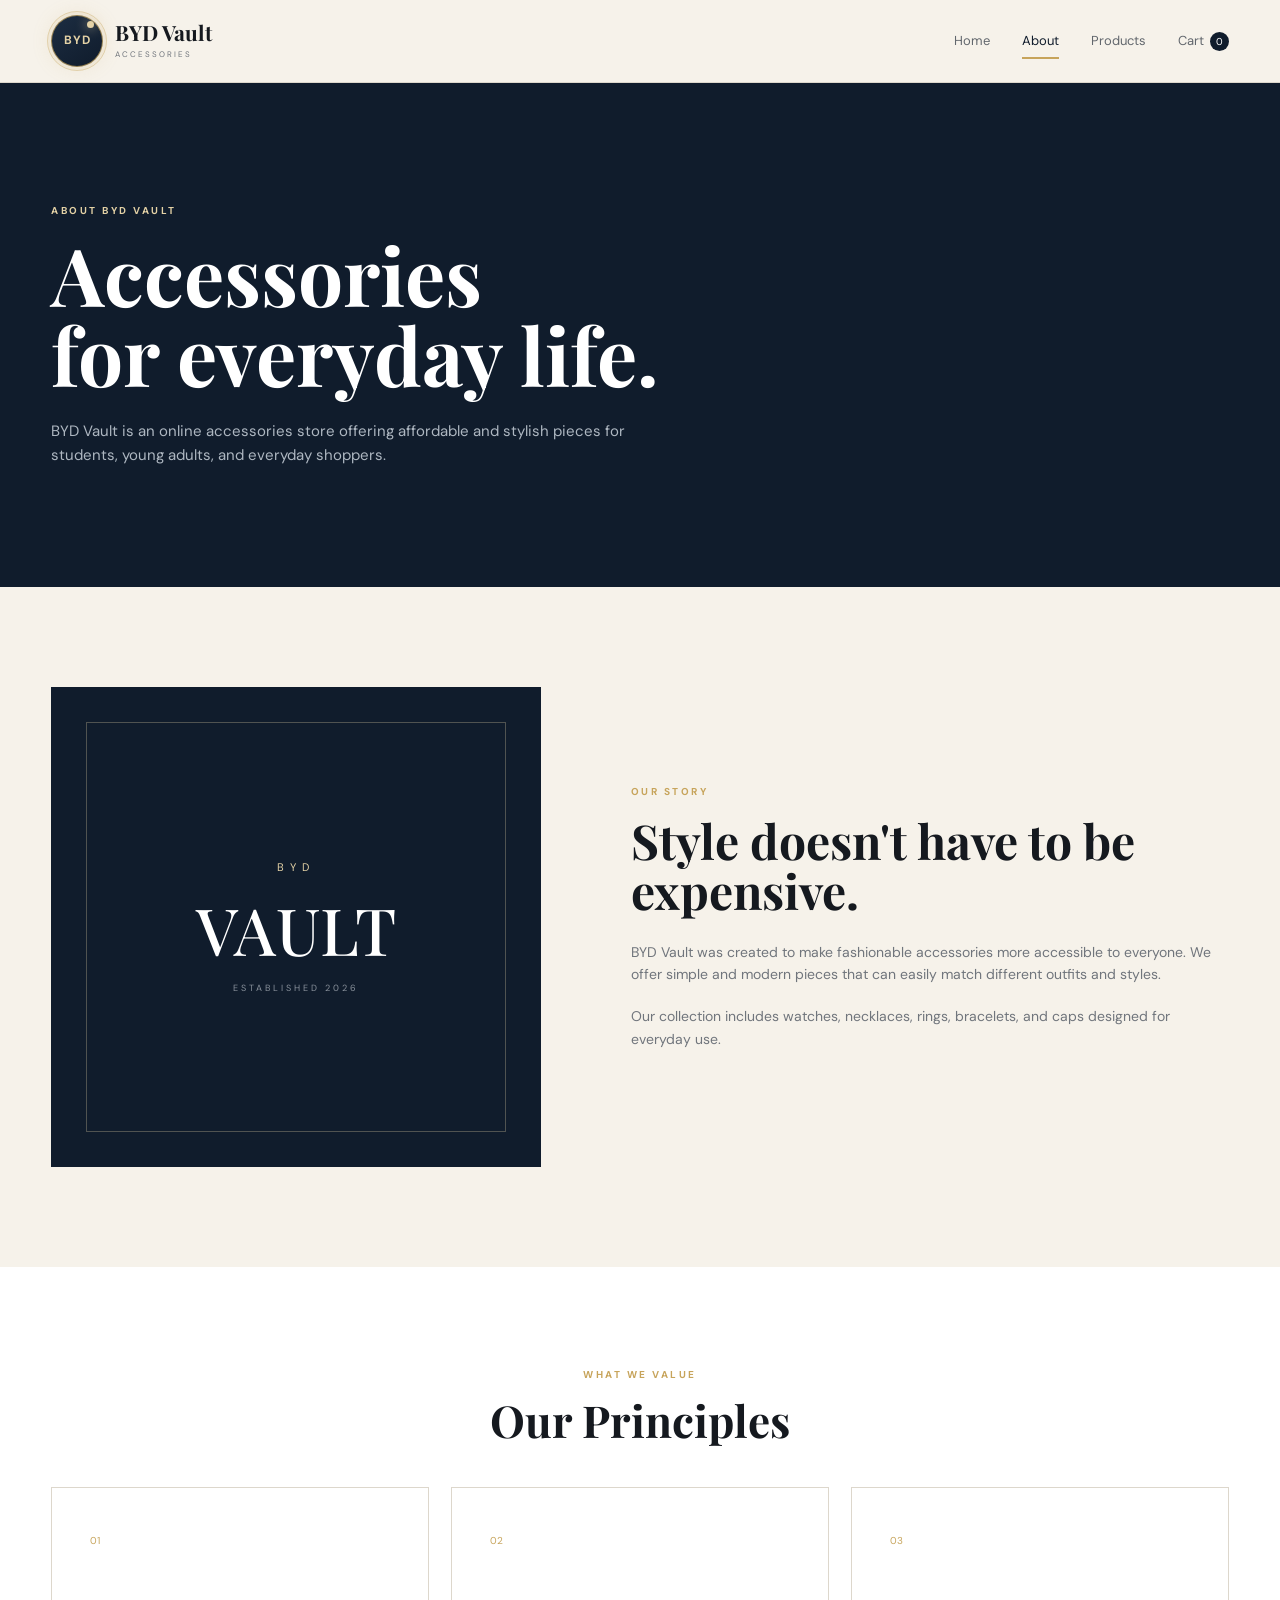
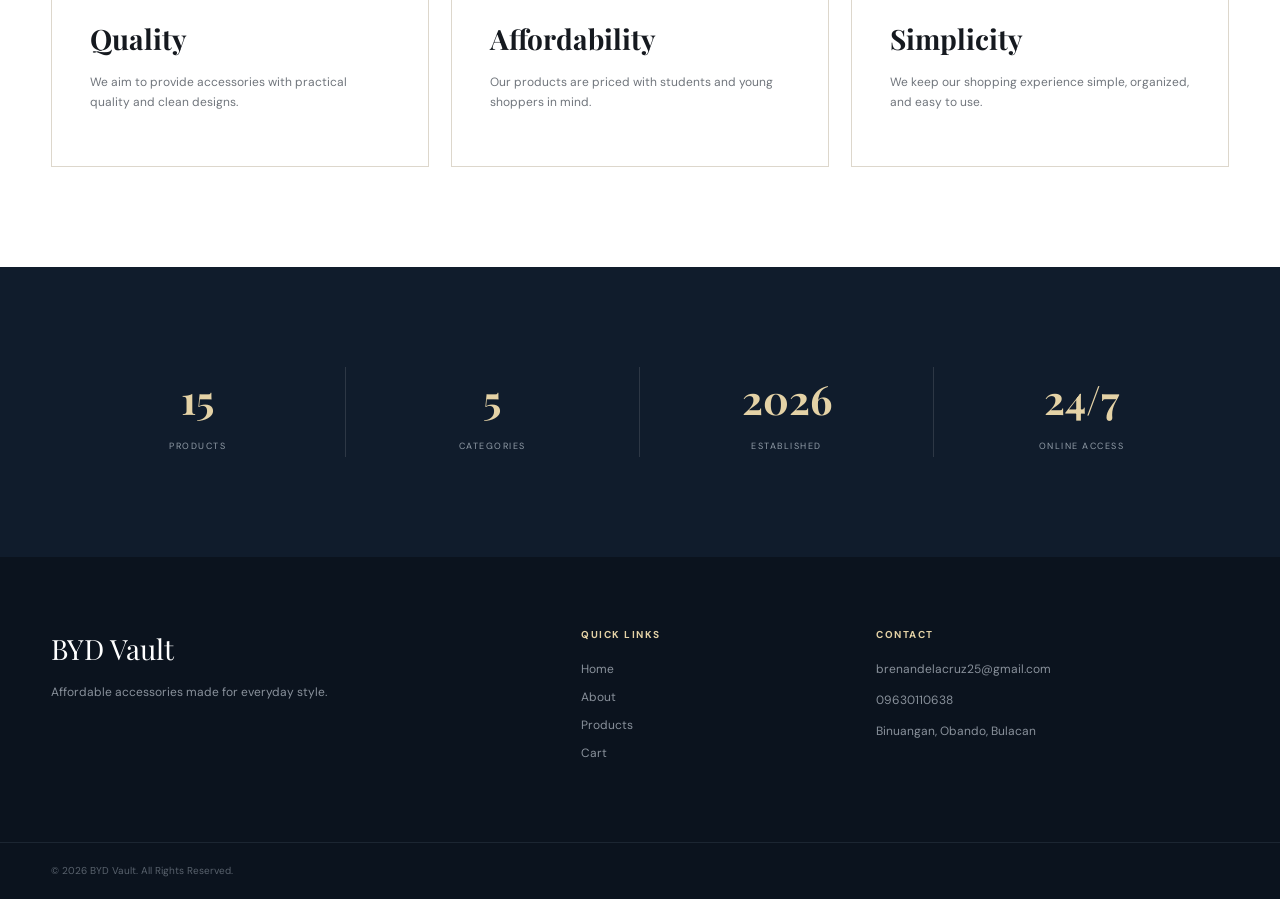
<file: about.html>
<!DOCTYPE html>
<html lang="en">
<head>
    <meta charset="UTF-8">
    <meta name="viewport" content="width=device-width, initial-scale=1.0">
    <title>About | BYD Vault</title>
    <link rel="stylesheet" href="css/style.css">
</head>
<body>

<header class="header">
    <div class="container nav-container">

        <a href="index.html" class="logo">
            <span class="logo-mark">BYD</span>

            <span>
                <strong>BYD Vault</strong>
                <small>ACCESSORIES</small>
            </span>
        </a>

        <nav class="nav">
            <a href="index.html">Home</a>
            <a href="about.html" class="active">About</a>
            <a href="products.html">Products</a>
            <a href="cart.html">
                Cart <span class="cart-count">0</span>
            </a>
        </nav>

    </div>
</header>


<main>

<section class="page-hero">
    <div class="container">

        <p class="eyebrow">ABOUT BYD VAULT</p>

        <h1>Accessories<br>for everyday life.</h1>

        <p>
            BYD Vault is an online accessories store offering
            affordable and stylish pieces for students,
            young adults, and everyday shoppers.
        </p>

    </div>
</section>


<section class="about-section">
    <div class="container about-grid">

        <div class="about-panel">
            <span>BYD</span>
            <strong>VAULT</strong>
            <small>ESTABLISHED 2026</small>
        </div>


        <div class="about-text">

            <p class="eyebrow">OUR STORY</p>

            <h2>Style doesn't have to be expensive.</h2>

            <p>
                BYD Vault was created to make fashionable accessories
                more accessible to everyone. We offer simple and modern
                pieces that can easily match different outfits and styles.
            </p>

            <p>
                Our collection includes watches, necklaces, rings,
                bracelets, and caps designed for everyday use.
            </p>

        </div>

    </div>
</section>


<section class="values-section">
    <div class="container">

        <div class="section-heading centered">
            <div>
                <p class="eyebrow">WHAT WE VALUE</p>
                <h2>Our Principles</h2>
            </div>
        </div>


        <div class="values-grid">

            <div class="value-card">
                <span>01</span>
                <h3>Quality</h3>
                <p>
                    We aim to provide accessories with practical
                    quality and clean designs.
                </p>
            </div>

            <div class="value-card">
                <span>02</span>
                <h3>Affordability</h3>
                <p>
                    Our products are priced with students and
                    young shoppers in mind.
                </p>
            </div>

            <div class="value-card">
                <span>03</span>
                <h3>Simplicity</h3>
                <p>
                    We keep our shopping experience simple,
                    organized, and easy to use.
                </p>
            </div>

        </div>

    </div>
</section>


<section class="stats-section">
    <div class="container stats-grid">

        <div>
            <strong>15</strong>
            <span>PRODUCTS</span>
        </div>

        <div>
            <strong>5</strong>
            <span>CATEGORIES</span>
        </div>

        <div>
            <strong>2026</strong>
            <span>ESTABLISHED</span>
        </div>

        <div>
            <strong>24/7</strong>
            <span>ONLINE ACCESS</span>
        </div>

    </div>
</section>

</main>


<footer class="footer">
    <div class="container footer-grid">

        <div>
            <a href="index.html" class="footer-logo">BYD Vault</a>
            <p>Affordable accessories made for everyday style.</p>
        </div>

        <div>
            <h4>QUICK LINKS</h4>
            <a href="index.html">Home</a>
            <a href="about.html">About</a>
            <a href="products.html">Products</a>
            <a href="cart.html">Cart</a>
        </div>

        <div>
            <h4>CONTACT</h4>
            <p>brenandelacruz25@gmail.com</p>
            <p>09630110638</p>
            <p>Binuangan, Obando, Bulacan</p>
        </div>

    </div>

    <div class="footer-bottom">
        <div class="container">
            <p>© 2026 BYD Vault. All Rights Reserved.</p>
        </div>
    </div>
</footer>

<script src="js/script.js"></script>

</body>
</html>
</file>
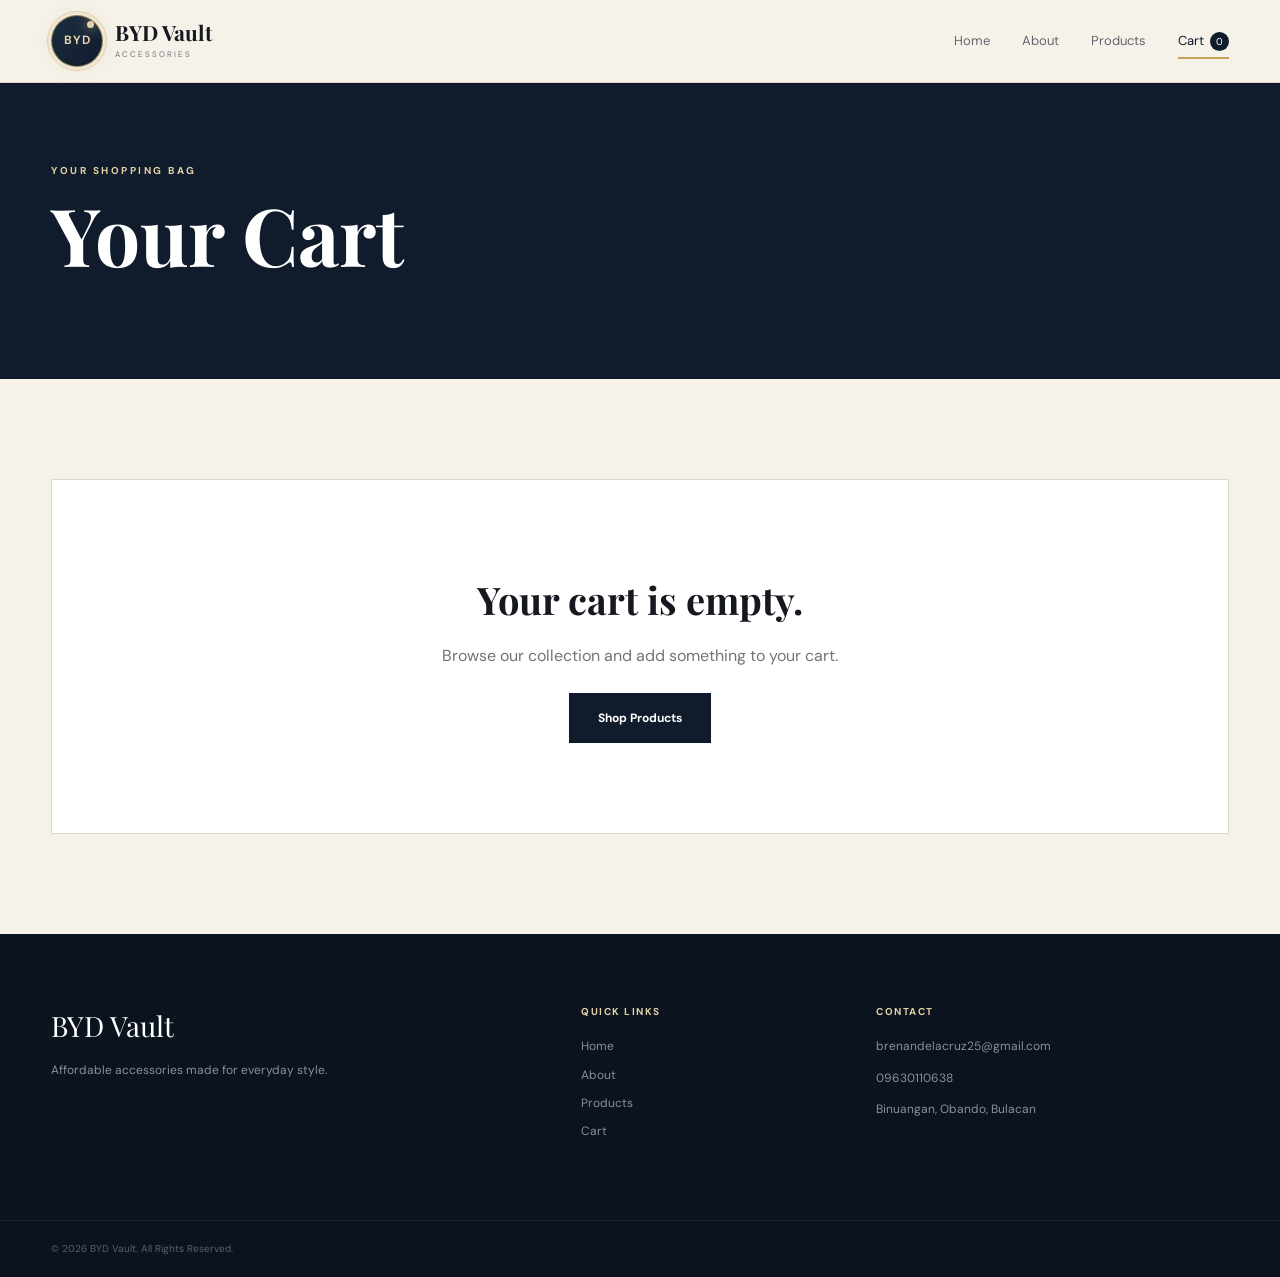
<file: cart.html>
<!DOCTYPE html>
<html lang="en">
<head>
    <meta charset="UTF-8">
    <meta name="viewport" content="width=device-width, initial-scale=1.0">
    <title>Cart | BYD Vault</title>
    <link rel="stylesheet" href="css/style.css">
</head>
<body>

<header class="header">
    <div class="container nav-container">

        <a href="index.html" class="logo">
            <span class="logo-mark">BYD</span>

            <span>
                <strong>BYD Vault</strong>
                <small>ACCESSORIES</small>
            </span>
        </a>

        <nav class="nav">
            <a href="index.html">Home</a>
            <a href="about.html">About</a>
            <a href="products.html">Products</a>
            <a href="cart.html" class="active">
                Cart <span class="cart-count">0</span>
            </a>
        </nav>

    </div>
</header>


<main>

<section class="page-hero small-page-hero">
    <div class="container">

        <p class="eyebrow">YOUR SHOPPING BAG</p>

        <h1>Your Cart</h1>

    </div>
</section>


<section class="cart-section">
    <div class="container">

        <div id="cartContainer"></div>


        <div class="checkout-area" id="checkoutArea">

            <div class="checkout-title">
                <p class="eyebrow">CHECKOUT</p>
                <h2>Complete Your Order</h2>
            </div>


            <form id="checkoutForm" class="checkout-form">

                <div class="form-section">

                    <h3>Customer Information</h3>

                    <div class="form-row">

                        <div class="form-group">
                            <label for="firstName">First Name</label>
                            <input type="text" id="firstName" required>
                        </div>

                        <div class="form-group">
                            <label for="lastName">Last Name</label>
                            <input type="text" id="lastName" required>
                        </div>

                    </div>


                    <div class="form-group">
                        <label for="email">Email Address</label>
                        <input type="email" id="email" required>
                    </div>


                    <div class="form-group">
                        <label for="phone">Contact Number</label>
                        <input type="tel" id="phone" required>
                    </div>


                    <div class="form-group">
                        <label for="address">Complete Address</label>
                        <textarea id="address" rows="4" required></textarea>
                    </div>

                </div>


                <div class="form-section">

                    <h3>Payment Method</h3>

                    <div class="payment-options">

                        <label class="payment-option">
                            <input type="radio"
                                   name="payment"
                                   value="Cash on Delivery"
                                   checked>

                            <span>
                                <strong>Cash on Delivery</strong>
                                <small>Pay when your order arrives.</small>
                            </span>
                        </label>


                        <label class="payment-option">
                            <input type="radio"
                                   name="payment"
                                   value="GCash">

                            <span>
                                <strong>GCash</strong>
                                <small>Pay using your GCash account.</small>
                            </span>
                        </label>


                        <label class="payment-option">
                            <input type="radio"
                                   name="payment"
                                   value="Bank Transfer">

                            <span>
                                <strong>Bank Transfer</strong>
                                <small>Pay through bank transfer.</small>
                            </span>
                        </label>

                    </div>

                </div>


                <button type="submit" class="btn btn-dark checkout-btn">
                    Place Order
                </button>

            </form>

        </div>


        <div class="receipt-area" id="receiptArea"></div>

    </div>
</section>

</main>


<footer class="footer">

    <div class="container footer-grid">

        <div>
            <a href="index.html" class="footer-logo">BYD Vault</a>
            <p>Affordable accessories made for everyday style.</p>
        </div>

        <div>
            <h4>QUICK LINKS</h4>
            <a href="index.html">Home</a>
            <a href="about.html">About</a>
            <a href="products.html">Products</a>
            <a href="cart.html">Cart</a>
        </div>

        <div>
            <h4>CONTACT</h4>
            <p>brenandelacruz25@gmail.com</p>
            <p>09630110638</p>
            <p>Binuangan, Obando, Bulacan</p>
        </div>

    </div>

    <div class="footer-bottom">
        <div class="container">
            <p>© 2026 BYD Vault. All Rights Reserved.</p>
        </div>
    </div>

</footer>


<script src="js/script.js"></script>

</body>
</html>
</file>
<file: css/style.css>
@import url('https://fonts.googleapis.com/css2?family=DM+Sans:wght@400;500;600;700&family=Playfair+Display:wght@500;600;700&display=swap');

:root {
    --navy: #101c2c;
    --navy-light: #1c2d42;
    --gold: #c7a45b;
    --gold-light: #e4d2a6;
    --cream: #f6f2ea;
    --white: #ffffff;
    --text: #15191f;
    --gray: #70757c;
    --light: #ebe7df;
    --border: #ddd7cc;
}

* {
    margin: 0;
    padding: 0;
    box-sizing: border-box;
}

html {
    scroll-behavior: smooth;
}

body {
    font-family: 'DM Sans', sans-serif;
    background: var(--cream);
    color: var(--text);
    line-height: 1.6;
}

a {
    text-decoration: none;
    color: inherit;
}

button,
input,
textarea,
select {
    font-family: inherit;
}

.container {
    width: min(1180px, 92%);
    margin: auto;
}

.header {
    background: rgba(246, 242, 234, 0.96);
    border-bottom: 1px solid var(--border);
    position: sticky;
    top: 0;
    z-index: 1000;
    backdrop-filter: blur(10px);
}

.nav-container {
    min-height: 82px;
    display: flex;
    justify-content: space-between;
    align-items: center;
    gap: 30px;
}

.logo {
    display: flex;
    align-items: center;
    gap: 12px;
    position: relative;
}

.logo-mark {
    width: 52px;
    height: 52px;
    min-width: 52px;
    border-radius: 50%;
    display: grid;
    place-items: center;
    background: linear-gradient(145deg, var(--navy-light), var(--navy));
    color: var(--gold-light);
    font-size: 12px;
    font-weight: 700;
    letter-spacing: 1px;
    position: relative;
    border: 1px solid rgba(199, 164, 91, 0.7);
    box-shadow:
        0 0 0 4px rgba(199, 164, 91, 0.08),
        0 0 20px rgba(199, 164, 91, 0.18);
    transition: 0.4s ease;
    animation: logoFloat 3s ease-in-out infinite;
}

.logo-mark::before {
    content: "";
    position: absolute;
    inset: -5px;
    border-radius: 50%;
    border: 1px solid rgba(199, 164, 91, 0.35);
    animation: logoRing 3s linear infinite;
}

.logo-mark::after {
    content: "";
    position: absolute;
    width: 7px;
    height: 7px;
    border-radius: 50%;
    background: var(--gold-light);
    top: 5px;
    right: 8px;
    box-shadow: 0 0 12px rgba(228, 210, 166, 0.9);
    animation: logoDot 2s ease-in-out infinite;
}

.logo:hover .logo-mark {
    transform: scale(1.08) rotate(8deg);
    box-shadow:
        0 0 0 5px rgba(199, 164, 91, 0.12),
        0 0 30px rgba(199, 164, 91, 0.35);
}

.logo strong {
    display: block;
    font-family: 'Playfair Display', serif;
    font-size: 21px;
    line-height: 1;
}

.logo small {
    display: block;
    font-size: 8px;
    letter-spacing: 2px;
    color: var(--gray);
    margin-top: 5px;
}

@keyframes logoFloat {
    0%, 100% {
        transform: translateY(0);
    }

    50% {
        transform: translateY(-3px);
    }
}

@keyframes logoRing {
    0% {
        transform: rotate(0deg) scale(1);
        opacity: 0.5;
    }

    50% {
        transform: rotate(180deg) scale(1.05);
        opacity: 1;
    }

    100% {
        transform: rotate(360deg) scale(1);
        opacity: 0.5;
    }
}

@keyframes logoDot {
    0%, 100% {
        opacity: 0.4;
        transform: scale(0.8);
    }

    50% {
        opacity: 1;
        transform: scale(1.2);
    }
}

.nav {
    display: flex;
    align-items: center;
    gap: 32px;
}

.nav a {
    font-size: 13px;
    color: #62676d;
    position: relative;
    padding: 8px 0;
    transition: 0.25s ease;
}

.nav a:hover,
.nav a.active {
    color: var(--navy);
}

.nav a.active::after {
    content: "";
    position: absolute;
    bottom: 0;
    left: 0;
    width: 100%;
    height: 2px;
    background: var(--gold);
}

.cart-count {
    background: var(--navy);
    color: var(--white);
    border-radius: 50%;
    min-width: 19px;
    height: 19px;
    display: inline-grid;
    place-items: center;
    font-size: 10px;
    margin-left: 3px;
}

.eyebrow {
    font-size: 10px;
    font-weight: 700;
    letter-spacing: 2.5px;
    color: var(--gold);
    margin-bottom: 15px;
}

.btn {
    min-height: 50px;
    padding: 0 28px;
    display: inline-flex;
    align-items: center;
    justify-content: center;
    font-size: 12px;
    font-weight: 700;
    border: 1px solid transparent;
    transition: 0.25s ease;
}

.btn-dark {
    background: var(--navy);
    color: var(--white);
}

.btn-dark:hover {
    background: var(--navy-light);
}

.btn-gold {
    background: var(--gold);
    color: var(--navy);
}

.btn-gold:hover {
    background: var(--gold-light);
}

.text-link {
    font-size: 12px;
    font-weight: 700;
    border-bottom: 1px solid var(--navy);
    padding-bottom: 4px;
}

.section-heading {
    display: flex;
    justify-content: space-between;
    align-items: end;
    gap: 30px;
    margin-bottom: 45px;
}

.section-heading h2 {
    font-family: 'Playfair Display', serif;
    font-size: 44px;
    line-height: 1;
}

.section-link {
    font-size: 12px;
    font-weight: 700;
    border-bottom: 1px solid var(--navy);
    padding-bottom: 4px;
}

.centered {
    justify-content: center;
    text-align: center;
}

.hero {
    min-height: 690px;
    display: flex;
    align-items: center;
    background: var(--cream);
    border-bottom: 1px solid var(--border);
    position: relative;
    overflow: hidden;
}

.hero::before {
    content: "";
    position: absolute;
    width: 500px;
    height: 500px;
    border-radius: 50%;
    border: 1px solid rgba(199, 164, 91, 0.13);
    top: -220px;
    right: -150px;
    animation: heroOrb 8s ease-in-out infinite;
}

.hero::after {
    content: "";
    position: absolute;
    width: 300px;
    height: 300px;
    border-radius: 50%;
    border: 1px solid rgba(16, 28, 44, 0.08);
    bottom: -150px;
    left: -100px;
    animation: heroOrb 10s ease-in-out infinite reverse;
}

.hero-content {
    display: grid;
    grid-template-columns: 1fr 0.8fr;
    gap: 90px;
    align-items: center;
    position: relative;
    z-index: 2;
}

.hero-text {
    animation: heroText 0.9s ease both;
}

.hero h1 {
    font-family: 'Playfair Display', serif;
    font-size: clamp(55px, 7vw, 90px);
    line-height: 0.98;
    font-weight: 600;
    max-width: 700px;
    margin-bottom: 25px;
}

.hero-text > p:not(.eyebrow) {
    max-width: 520px;
    color: var(--gray);
    font-size: 16px;
    margin-bottom: 32px;
}

.hero-buttons {
    display: flex;
    align-items: center;
    gap: 25px;
}

.hero-design {
    height: 500px;
    background:
        radial-gradient(circle at center, rgba(199, 164, 91, 0.12), transparent 45%),
        var(--navy);
    color: var(--white);
    position: relative;
    overflow: hidden;
    display: flex;
    justify-content: center;
    align-items: center;
    box-shadow: 0 25px 60px rgba(16, 28, 44, 0.18);
    animation: heroCard 1s ease 0.2s both;
}

.hero-design::before {
    content: "";
    position: absolute;
    width: 600px;
    height: 600px;
    border-radius: 50%;
    border: 1px solid rgba(228, 210, 166, 0.08);
    animation: heroRotate 18s linear infinite;
}

.hero-design::after {
    content: "";
    position: absolute;
    width: 12px;
    height: 12px;
    border-radius: 50%;
    background: var(--gold-light);
    box-shadow: 0 0 20px rgba(228, 210, 166, 0.8);
    top: 15%;
    right: 18%;
    animation: floatingDot 4s ease-in-out infinite;
}

.hero-circle {
    width: 360px;
    height: 360px;
    border: 1px solid rgba(228, 210, 166, 0.35);
    border-radius: 50%;
    position: absolute;
    animation: heroCircle 6s ease-in-out infinite;
}

.hero-circle::before {
    content: "";
    position: absolute;
    width: 270px;
    height: 270px;
    border: 1px solid rgba(228, 210, 166, 0.25);
    border-radius: 50%;
    top: 44px;
    left: 44px;
}

.hero-circle::after {
    content: "";
    position: absolute;
    width: 8px;
    height: 8px;
    border-radius: 50%;
    background: var(--gold);
    top: 22px;
    left: 50%;
    box-shadow: 0 0 18px rgba(199, 164, 91, 0.8);
    animation: orbitDot 5s linear infinite;
}

.hero-brand {
    text-align: center;
    position: relative;
    z-index: 3;
    animation: brandAppear 1.2s ease 0.5s both;
}

.hero-brand span {
    font-size: 11px;
    letter-spacing: 5px;
    color: var(--gold-light);
}

.hero-brand h2 {
    font-family: 'Playfair Display', serif;
    font-size: 72px;
    font-weight: 500;
    line-height: 1;
    margin: 12px 0;
}

.hero-brand p {
    font-size: 9px;
    letter-spacing: 4px;
    color: #9fa9b5;
}

.hero-label {
    position: absolute;
    bottom: 25px;
    left: 25px;
    font-size: 8px;
    line-height: 1.5;
    letter-spacing: 2px;
    color: #9fa9b5;
    z-index: 3;
}

@keyframes heroText {
    from {
        opacity: 0;
        transform: translateX(-30px);
    }

    to {
        opacity: 1;
        transform: translateX(0);
    }
}

@keyframes heroCard {
    from {
        opacity: 0;
        transform: translateY(30px) scale(0.97);
    }

    to {
        opacity: 1;
        transform: translateY(0) scale(1);
    }
}

@keyframes brandAppear {
    from {
        opacity: 0;
        transform: scale(0.8);
    }

    to {
        opacity: 1;
        transform: scale(1);
    }
}

@keyframes heroCircle {
    0%, 100% {
        transform: scale(1) rotate(0deg);
    }

    50% {
        transform: scale(1.04) rotate(5deg);
    }
}

@keyframes heroRotate {
    from {
        transform: rotate(0deg);
    }

    to {
        transform: rotate(360deg);
    }
}

@keyframes orbitDot {
    from {
        transform: rotate(0deg) translateX(165px) rotate(0deg);
    }

    to {
        transform: rotate(360deg) translateX(165px) rotate(-360deg);
    }
}

@keyframes floatingDot {
    0%, 100% {
        transform: translateY(0);
        opacity: 0.5;
    }

    50% {
        transform: translateY(25px);
        opacity: 1;
    }
}

@keyframes heroOrb {
    0%, 100% {
        transform: scale(1) translate(0, 0);
    }

    50% {
        transform: scale(1.08) translate(15px, -15px);
    }
}

.categories-section,
.featured-section,
.products-section,
.about-section,
.values-section,
.stats-section,
.cart-section {
    padding: 100px 0;
}

.category-grid {
    display: grid;
    grid-template-columns: repeat(5, 1fr);
    border-top: 1px solid var(--border);
    border-left: 1px solid var(--border);
}

.category-card {
    min-height: 240px;
    padding: 28px;
    border-right: 1px solid var(--border);
    border-bottom: 1px solid var(--border);
    transition: 0.3s ease;
}

.category-card:hover {
    background: var(--navy);
    color: var(--white);
}

.category-card span {
    font-size: 10px;
    color: var(--gold);
}

.category-card h3 {
    font-family: 'Playfair Display', serif;
    font-size: 25px;
    margin-top: 70px;
    margin-bottom: 8px;
}

.category-card p {
    font-size: 11px;
    color: var(--gray);
}

.category-card:hover p {
    color: #b8c0c9;
}

.product-grid {
    display: grid;
    grid-template-columns: repeat(4, 1fr);
    gap: 24px;
}

.product-card {
    background: var(--white);
    border: 1px solid var(--border);
    transition: 0.25s ease;
}

.product-card:hover {
    transform: translateY(-6px);
    box-shadow: 0 15px 35px rgba(16, 28, 44, 0.08);
}

.product-image {
    height: 290px;
    background: #ece9e2;
    overflow: hidden;
}

.product-image img {
    width: 100%;
    height: 100%;
    display: block;
    object-fit: cover;
    transition: 0.4s ease;
}

.product-card:hover .product-image img {
    transform: scale(1.04);
}

.product-info {
    padding: 21px;
}

.product-category {
    font-size: 9px;
    letter-spacing: 1.8px;
    font-weight: 700;
    color: var(--gold);
}

.product-info h3 {
    font-family: 'Playfair Display', serif;
    font-size: 20px;
    margin: 7px 0;
}

.product-info > p {
    font-size: 14px;
    font-weight: 700;
    margin-bottom: 17px;
}

.add-btn {
    width: 100%;
    height: 42px;
    background: transparent;
    border: 1px solid var(--navy);
    color: var(--navy);
    font-size: 11px;
    font-weight: 700;
    cursor: pointer;
    transition: 0.25s ease;
}

.add-btn:hover {
    background: var(--navy);
    color: var(--white);
}

.statement-section {
    background: var(--navy);
    color: var(--white);
    padding: 80px 0;
}

.statement-content {
    display: flex;
    justify-content: space-between;
    align-items: center;
    gap: 30px;
}

.statement-content .eyebrow {
    color: var(--gold-light);
}

.statement-content h2 {
    font-family: 'Playfair Display', serif;
    font-size: 44px;
    max-width: 650px;
    line-height: 1.05;
}

.footer {
    background: #0b131e;
    color: var(--white);
}

.footer-grid {
    padding: 70px 0;
    display: grid;
    grid-template-columns: 2fr 1fr 1.5fr;
    gap: 60px;
}

.footer-logo {
    font-family: 'Playfair Display', serif;
    font-size: 28px;
}

.footer-grid p {
    color: #89919b;
    font-size: 12px;
    max-width: 310px;
    margin-top: 12px;
}

.footer-grid h4 {
    color: var(--gold-light);
    font-size: 10px;
    letter-spacing: 1.5px;
    margin-bottom: 17px;
}

.footer-grid a:not(.footer-logo) {
    display: block;
    color: #89919b;
    font-size: 12px;
    margin-bottom: 9px;
}

.footer-grid a:not(.footer-logo):hover {
    color: var(--white);
}

.footer-bottom {
    border-top: 1px solid #1c2632;
    padding: 20px 0;
}

.footer-bottom p {
    color: #59626d;
    font-size: 10px;
}

.page-hero {
    padding: 120px 0;
    background: var(--navy);
    color: var(--white);
}

.page-hero .eyebrow {
    color: var(--gold-light);
}

.page-hero h1 {
    font-family: 'Playfair Display', serif;
    font-size: clamp(52px, 7vw, 80px);
    line-height: 1;
    margin-bottom: 25px;
}

.page-hero > .container > p:last-child {
    max-width: 600px;
    color: #aeb7c1;
    font-size: 15px;
}

.small-page-hero {
    padding: 80px 0;
}

.about-grid {
    display: grid;
    grid-template-columns: 0.9fr 1.1fr;
    gap: 90px;
    align-items: center;
}

.about-panel {
    min-height: 480px;
    background: var(--navy);
    color: var(--white);
    display: flex;
    flex-direction: column;
    justify-content: center;
    align-items: center;
    position: relative;
}

.about-panel::before {
    content: "";
    position: absolute;
    inset: 35px;
    border: 1px solid rgba(228, 210, 166, 0.3);
}

.about-panel span {
    font-size: 11px;
    letter-spacing: 6px;
    color: var(--gold-light);
}

.about-panel strong {
    font-family: 'Playfair Display', serif;
    font-size: 65px;
    font-weight: 500;
}

.about-panel small {
    font-size: 9px;
    letter-spacing: 3px;
    color: #89919b;
}

.about-text h2 {
    font-family: 'Playfair Display', serif;
    font-size: 48px;
    line-height: 1.05;
    margin-bottom: 25px;
}

.about-text > p:not(.eyebrow) {
    color: var(--gray);
    margin-bottom: 20px;
    font-size: 14px;
}

.values-section {
    background: var(--white);
}

.values-grid {
    display: grid;
    grid-template-columns: repeat(3, 1fr);
    gap: 22px;
}

.value-card {
    border: 1px solid var(--border);
    padding: 38px;
    min-height: 280px;
    transition: 0.25s ease;
}

.value-card:hover {
    border-color: var(--gold);
    transform: translateY(-4px);
}

.value-card span {
    font-size: 10px;
    color: var(--gold);
}

.value-card h3 {
    font-family: 'Playfair Display', serif;
    font-size: 28px;
    margin: 65px 0 12px;
}

.value-card p {
    color: var(--gray);
    font-size: 12px;
}

.stats-section {
    background: var(--navy);
    color: var(--white);
}

.stats-grid {
    display: grid;
    grid-template-columns: repeat(4, 1fr);
    text-align: center;
}

.stats-grid div {
    border-right: 1px solid rgba(255,255,255,0.12);
}

.stats-grid div:last-child {
    border-right: 0;
}

.stats-grid strong {
    display: block;
    font-family: 'Playfair Display', serif;
    font-size: 40px;
    color: var(--gold-light);
}

.stats-grid span {
    color: #929da8;
    font-size: 9px;
    letter-spacing: 1.5px;
}

.product-page-hero {
    padding-bottom: 95px;
}

.product-tools {
    display: grid;
    grid-template-columns: 1fr 220px;
    gap: 14px;
    margin-bottom: 20px;
}

.search-box input,
.product-tools select {
    width: 100%;
    height: 50px;
    border: 1px solid var(--border);
    background: var(--white);
    padding: 0 16px;
    outline: none;
    font-size: 12px;
}

.search-box input:focus,
.product-tools select:focus {
    border-color: var(--gold);
}

.category-nav {
    display: flex;
    flex-wrap: wrap;
    gap: 8px;
    margin-bottom: 40px;
}

.category-btn {
    border: 1px solid var(--border);
    background: transparent;
    padding: 11px 20px;
    font-size: 11px;
    cursor: pointer;
}

.category-btn:hover,
.category-btn.active {
    background: var(--navy);
    color: var(--white);
    border-color: var(--navy);
}

.no-results {
    display: none;
    text-align: center;
    padding: 80px 0;
    color: var(--gray);
}

.cart-section {
    min-height: 550px;
}

.cart-layout {
    display: grid;
    grid-template-columns: 1fr 350px;
    gap: 60px;
    align-items: start;
}

.cart-item {
    display: grid;
    grid-template-columns: 110px 1fr auto;
    gap: 20px;
    padding: 20px 0;
    border-bottom: 1px solid var(--border);
    align-items: center;
}

.cart-item-image {
    width: 110px;
    height: 120px;
    background: #e8e4dc;
    overflow: hidden;
}

.cart-item-image img {
    width: 100%;
    height: 100%;
    object-fit: cover;
}

.cart-item h3 {
    font-family: 'Playfair Display', serif;
    font-size: 20px;
}

.cart-item-category {
    font-size: 9px;
    color: var(--gold);
    letter-spacing: 1.5px;
}

.cart-item-price {
    font-weight: 700;
    margin-top: 7px;
}

.quantity-control {
    display: flex;
    align-items: center;
    border: 1px solid var(--border);
    width: fit-content;
    margin-top: 12px;
}

.quantity-control button {
    width: 32px;
    height: 30px;
    background: transparent;
    border: 0;
    cursor: pointer;
}

.quantity-control span {
    width: 35px;
    text-align: center;
    font-size: 12px;
}

.remove-btn {
    border: 0;
    background: transparent;
    color: var(--gray);
    cursor: pointer;
    font-size: 10px;
    margin-top: 8px;
}

.remove-btn:hover {
    color: var(--navy);
}

.cart-summary {
    background: var(--white);
    border: 1px solid var(--border);
    padding: 30px;
    position: sticky;
    top: 110px;
}

.cart-summary h2 {
    font-family: 'Playfair Display', serif;
    font-size: 30px;
    margin-bottom: 25px;
}

.summary-line,
.summary-total {
    display: flex;
    justify-content: space-between;
    gap: 20px;
    font-size: 12px;
    padding: 12px 0;
}

.summary-total {
    border-top: 1px solid var(--border);
    margin-top: 10px;
    padding-top: 20px;
    font-size: 16px;
}

.summary-btn {
    width: 100%;
    margin-top: 20px;
}

.empty-cart {
    text-align: center;
    padding: 90px 20px;
    background: var(--white);
    border: 1px solid var(--border);
}

.empty-cart h2 {
    font-family: 'Playfair Display', serif;
    font-size: 38px;
    margin-bottom: 12px;
}

.empty-cart p {
    color: var(--gray);
    margin-bottom: 25px;
}

.checkout-area {
    display: none;
    margin-top: 80px;
    padding-top: 70px;
    border-top: 1px solid var(--border);
}

.checkout-title {
    margin-bottom: 40px;
}

.checkout-title h2 {
    font-family: 'Playfair Display', serif;
    font-size: 45px;
}

.checkout-form {
    max-width: 800px;
}

.checkout-form .form-section {
    background: var(--white);
    border: 1px solid var(--border);
    padding: 35px;
    margin-bottom: 25px;
}

.checkout-form .form-section h3 {
    font-family: 'Playfair Display', serif;
    font-size: 28px;
    margin-bottom: 25px;
}

.form-row {
    display: grid;
    grid-template-columns: 1fr 1fr;
    gap: 15px;
}

.form-group {
    margin-bottom: 18px;
}

.form-group label {
    display: block;
    font-size: 11px;
    font-weight: 600;
    margin-bottom: 7px;
}

.form-group input,
.form-group textarea {
    width: 100%;
    border: 1px solid var(--border);
    background: var(--cream);
    padding: 13px;
    outline: none;
    font-size: 12px;
    resize: vertical;
}

.form-group input:focus,
.form-group textarea:focus {
    border-color: var(--gold);
}

.payment-options {
    display: grid;
    gap: 10px;
}

.payment-option {
    display: flex;
    gap: 13px;
    align-items: center;
    border: 1px solid var(--border);
    padding: 17px;
    cursor: pointer;
    background: var(--cream);
}

.payment-option:has(input:checked) {
    border-color: var(--gold);
    background: #faf6ed;
}

.payment-option input {
    accent-color: var(--navy);
}

.payment-option strong,
.payment-option small {
    display: block;
}

.payment-option strong {
    font-size: 12px;
}

.payment-option small {
    font-size: 10px;
    color: var(--gray);
    margin-top: 3px;
}

.checkout-btn {
    width: 100%;
    border: 0;
    cursor: pointer;
}

.receipt-area {
    display: none;
    margin-top: 70px;
}

.receipt {
    max-width: 850px;
    margin: auto;
    background: var(--white);
    border: 1px solid var(--border);
    box-shadow: 0 20px 50px rgba(16, 28, 44, 0.08);
}

.receipt-header {
    background: var(--navy);
    color: var(--white);
    padding: 35px;
    display: flex;
    justify-content: space-between;
    gap: 30px;
}

.receipt-header h2 {
    font-family: 'Playfair Display', serif;
    font-size: 34px;
}

.receipt-header p {
    font-size: 11px;
    color: #aab3bd;
    margin-top: 5px;
}

.receipt-order {
    text-align: right;
}

.receipt-order span {
    display: block;
    font-size: 9px;
    letter-spacing: 1.5px;
    color: var(--gold-light);
}

.receipt-order strong {
    display: block;
    font-size: 13px;
    margin-top: 5px;
}

.receipt-body {
    padding: 35px;
}

.receipt-info {
    display: grid;
    grid-template-columns: 1fr 1fr;
    gap: 30px;
    padding-bottom: 30px;
    border-bottom: 1px solid var(--border);
    margin-bottom: 25px;
}

.receipt-info h4 {
    font-size: 9px;
    letter-spacing: 1.5px;
    color: var(--gold);
    margin-bottom: 8px;
}

.receipt-info p {
    font-size: 12px;
    margin-bottom: 3px;
}

.receipt-table {
    width: 100%;
    border-collapse: collapse;
}

.receipt-table th {
    text-align: left;
    font-size: 9px;
    letter-spacing: 1px;
    color: var(--gray);
    padding: 10px 0;
    border-bottom: 1px solid var(--border);
}

.receipt-table td {
    padding: 13px 0;
    border-bottom: 1px solid var(--light);
    font-size: 12px;
}

.receipt-table th:last-child,
.receipt-table td:last-child {
    text-align: right;
}

.receipt-total {
    max-width: 320px;
    margin-left: auto;
    margin-top: 25px;
}

.receipt-total div {
    display: flex;
    justify-content: space-between;
    padding: 8px 0;
    font-size: 12px;
}

.receipt-total .grand-total {
    border-top: 1px solid var(--navy);
    margin-top: 8px;
    padding-top: 15px;
    font-size: 17px;
    font-weight: 700;
}

.receipt-footer {
    text-align: center;
    padding: 25px 35px;
    border-top: 1px solid var(--border);
    color: var(--gray);
    font-size: 11px;
}

.receipt-actions {
    text-align: center;
    margin-top: 25px;
}

@media (max-width: 1000px) {

    .hero-content {
        grid-template-columns: 1fr;
        gap: 50px;
    }

    .hero {
        padding: 80px 0;
    }

    .hero-design {
        height: 400px;
    }

    .category-grid {
        grid-template-columns: repeat(2, 1fr);
    }

    .product-grid {
        grid-template-columns: repeat(2, 1fr);
    }

    .about-grid,
    .cart-layout {
        grid-template-columns: 1fr;
    }

    .about-panel {
        min-height: 420px;
    }

    .cart-summary {
        position: static;
    }
}

@media (max-width: 700px) {

    .nav-container {
        flex-direction: column;
        padding: 18px 0;
        gap: 15px;
    }

    .nav {
        width: 100%;
        justify-content: center;
        flex-wrap: wrap;
        gap: 15px;
    }

    .nav a {
        font-size: 11px;
    }

    .logo {
        gap: 10px;
    }

    .logo-mark {
        width: 48px;
        height: 48px;
        min-width: 48px;
    }

    .hero h1 {
        font-size: 52px;
    }

    .hero-design {
        height: 330px;
    }

    .hero-brand h2 {
        font-size: 52px;
    }

    .hero-circle {
        width: 250px;
        height: 250px;
    }

    .hero-circle::before {
        width: 180px;
        height: 180px;
        top: 34px;
        left: 34px;
    }

    .section-heading {
        display: block;
    }

    .section-heading h2 {
        font-size: 36px;
        margin-bottom: 20px;
    }

    .category-grid,
    .product-grid,
    .values-grid,
    .stats-grid {
        grid-template-columns: 1fr;
    }

    .category-card {
        min-height: 190px;
    }

    .category-card h3 {
        margin-top: 45px;
    }

    .product-image {
        height: 270px;
    }

    .statement-content {
        display: block;
    }

    .statement-content h2 {
        font-size: 35px;
        margin-bottom: 25px;
    }

    .footer-grid {
        grid-template-columns: 1fr;
        gap: 35px;
    }

    .page-hero {
        padding: 80px 0;
    }

    .page-hero h1 {
        font-size: 50px;
    }

    .about-text h2 {
        font-size: 38px;
    }

    .product-tools {
        grid-template-columns: 1fr;
    }

    .form-row {
        grid-template-columns: 1fr;
        gap: 0;
    }

    .cart-item {
        grid-template-columns: 80px 1fr;
    }

    .cart-item-image {
        width: 80px;
        height: 90px;
    }

    .cart-item > div:last-child {
        grid-column: 2;
    }

    .stats-grid div {
        border-right: 0;
        border-bottom: 1px solid rgba(255,255,255,0.12);
        padding: 20px 0;
    }

    .stats-grid div:last-child {
        border-bottom: 0;
    }

    .checkout-area {
        margin-top: 50px;
        padding-top: 50px;
    }

    .checkout-title h2 {
        font-size: 36px;
    }

    .checkout-form .form-section {
        padding: 25px 20px;
    }

    .receipt-header {
        display: block;
    }

    .receipt-order {
        text-align: left;
        margin-top: 20px;
    }

    .receipt-body {
        padding: 25px 20px;
    }

    .receipt-info {
        grid-template-columns: 1fr;
        gap: 20px;
    }

    .receipt-table {
        font-size: 11px;
    }
}
</file>
